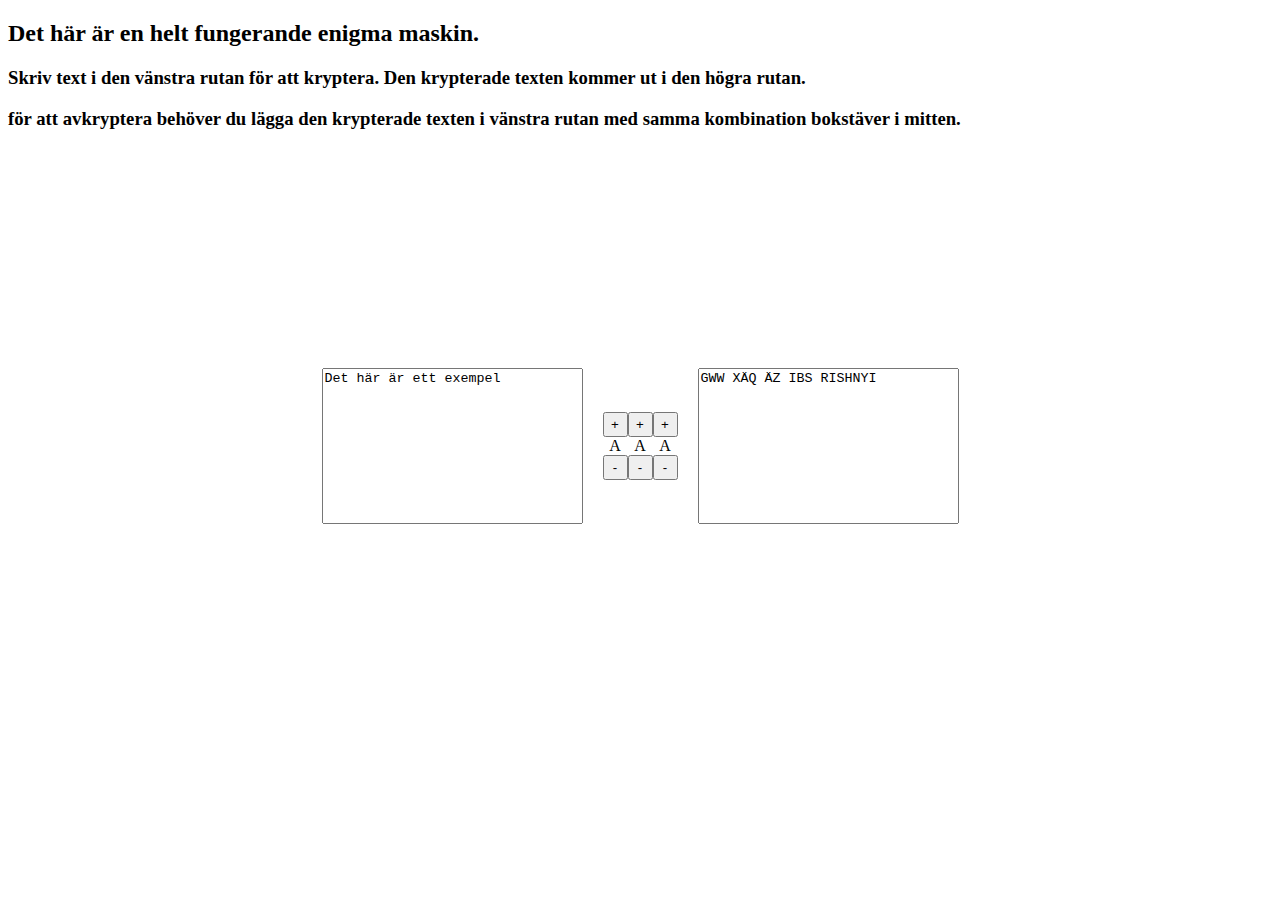
<file: enigma-machine/index.html>
<!DOCTYPE html>
<html lang="en">
  <head>
    <meta charset="UTF-8" />
    <meta name="viewport" content="width=device-width, initial-scale=1.0" />
    <title>Document</title>
    <link rel="stylesheet" href="style.css" />
    <script src="enigm_function.js" defer type="module"></script>
    <script src="script.js" defer type="module"></script>
  </head>
  <body>
    <div class="headline">
      <h2>Det här är en helt fungerande enigma maskin.</h1>
      <h3>
        Skriv text i den vänstra rutan för att kryptera. Den krypterade texten
        kommer ut i den högra rutan.
      </h3>
      <h3>
        för att avkryptera behöver du lägga den krypterade texten i vänstra rutan
        med samma kombination bokstäver i mitten.
      </h3>
    </div>
    <div id="Container" class="main-container">
      <div class="main-main-container">
        <textarea name="" id="plaintext" cols="30" rows="10">
Det här är ett exempel</textarea
        >

        <div class="rotationes-container">
          <div id="rotationes-container-child">
            <button id="drum-rotator-plus">+</button>
            <p name="" id="rotations"></p>
            <button id="drum-rotator-minus">-</button>
          </div>
          <div id="rotationes-container-child">
            <button id="drum-rotator-plus">+</button>
            <p name="" id="rotations"></p>
            <button id="drum-rotator-minus">-</button>
          </div>
          <div id="rotationes-container-child">
            <button id="drum-rotator-plus">+</button>
            <p name="" id="rotations"></p>
            <button id="drum-rotator-minus">-</button>
          </div>
        </div>

        <textarea name="" id="chipertext" cols="30" rows="10"></textarea>
      </div>
    </div>
  </body>
</html>
</file>
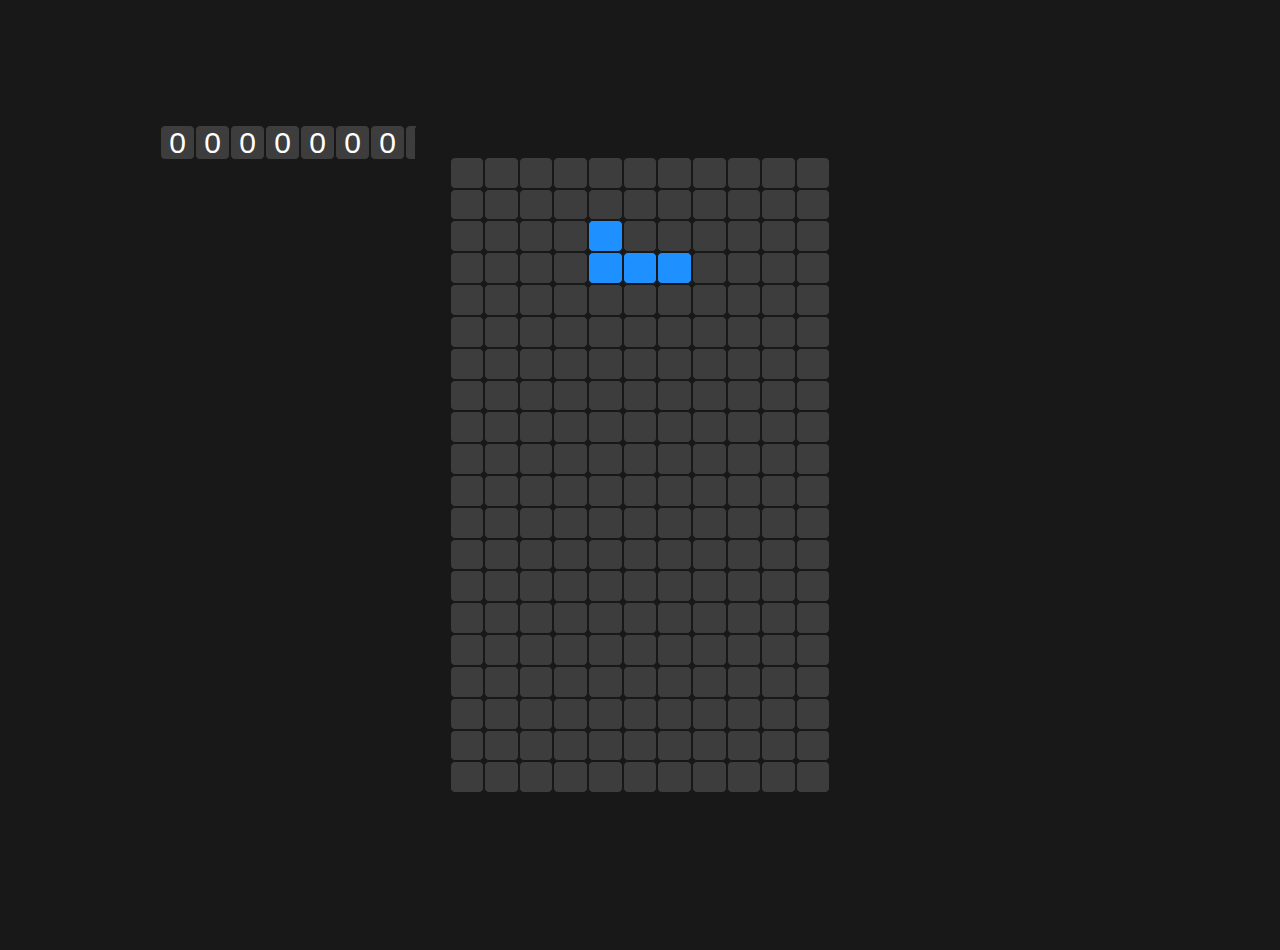
<file: tetrisProject/index.html>
<!DOCTYPE html>
<html lang="en">
  <head>
    <meta charset="UTF-8" />
    <meta http-equiv="X-UA-Compatible" content="IE=edge" />
    <meta name="viewport" content="width=device-width, initial-scale=1.0" />
    <script src="script.js" defer></script>
    <link rel="stylesheet" href="style.css" />
    <title>Tetris</title>
  </head>

  <body>
    <div class="body">
      <div id="score"></div>

      <div id="container"></div>
      <div id="PhoneButtons">
        <button id="inactive-button" class="yes"></button>
        <button id="W" type="click"></button>
        <button id="inactive-button" class="yes"></button>

        <button id="A" type="click"></button>
        <button id="S"></button>
        <button id="D" type="click"></button>
      </div>
    </div>
  </body>
</html>
</file>
<file: enigma-machine/style.css>
textarea {
  resize: none;
  margin: 20px;
}
.main-container {
  display: flex;

  margin: 0 auto;
  padding-top: 100px;

  align-items: center;
}
.main-main-container {
  display: flex;

  margin: 0 auto;
  padding-top: 100px;

  align-items: center;
}

.rotationes-container {
  display: flex;

  margin-top: auto;
  margin-bottom: auto;
}
p {
  margin: auto;

  text-align: center;
}
button {
  height: 25px;
  width: 25px;
}

body {
  height: 98vh;
  background-color: rgb(255, 255, 255);
  box-shadow: inset 0 -3em 3em rgba(255, 255, 255, 0.3),
    0 0 0 2px rgb(255, 255, 255), 2em 2em 2em rgba(255, 255, 255, 0.6);

  color: rgb(0, 0, 0);
}
</file>
<file: tetrisProject/style.css>
:root {
  --background: rgba(151, 147, 147, 0.569);
  --snakecolor: rgb(36, 71, 34);
  --applecolor: rgb(36, 71, 34);
  --restartbackground: rgb(255, 255, 255);
  --restartbutoncolor: rgb(143, 143, 143);
}

html {
  background-color: #181818;
  touch-action: manipulation;
}

body {
  min-height: 900px;
  margin: 0%;
  overflow-y: hidden;
}

#PhoneButtons {
  grid-row: 25/25;
  grid-column: 1/29;
  touch-action: manipulation;
  margin: auto;
}
#PhoneButtons button {
  padding: 70px;
  touch-action: manipulation;
  margin: 10px;
  border: none;

  border-radius: 10%;

  background-color: #0a0a0a;
}

.body {
  overflow: hidden;

  display: grid;
  grid-template-columns: repeat(16, 1fr);
  grid-template-rows: repeat(10, 1fr);

  background-color: #181818;
}
#container {
  display: grid;
  grid-template-columns: repeat(13, 1fr);
  grid-template-rows: repeat(22, 1fr);
  margin: auto;
  height: 700px;
  width: 450px;
  grid-row: 2/10;
  grid-column: 6/12;
  background-color: #181818;
  border-radius: 5px;

  /* border: inset 2px var(--restartbackground); */
}

#block {
  background-color: #181818;

  border: solid 1px #181818;
  border-radius: 5px;
}
#block.background {
  background-color: #3d3d3d;

  border: solid 1px #181818;
}
#block.border {
  background-color: #181818;

  border: solid 1px #181818;
}

#block.tBlock {
  background-color: #7315a2;
}
#block.strait {
  background-color: #14d4d4;
}
#block.rightL {
  background-color: #f0a000;
}
#block.leftL {
  background-color: #1e90ff;
}

#block.square {
  background-color: #f0f000;
}
#block.leftS {
  background-color: #c1301c;
}

#block.rightS {
  background-color: #0fb10f;
}

.resetForm {
  grid-row: 5/8;
  grid-column: 5/10;
  background-color: #181818;
  border-radius: 5px;
  border: solid 1px #3d3d3d;

  color: rgb(4, 188, 4);
  display: grid;
  grid-template-columns: repeat(32, 1fr);
  grid-template-rows: repeat(16, 1fr);

  border: solid #181818;
  border-width: 0.07cm;
}

.resetForm button {
  grid-row: 2/16;
  grid-column: 2/32;
  background-color: #3d3d3d;
  border: solid #ffffff;
  border-width: 0px;
  font-size: 30px;
}

#score {
  grid-row: 2/3;
  grid-column: 3/5;

  border-width: 1px;

  font-size: 30px;

  font-family: Arial, Helvetica, sans-serif;

  vertical-align: text-top;
  text-align: justify;

  display: grid;
  grid-template-columns: repeat(8, 1fr);
  grid-template-rows: repeat(1, 1fr);
}

p {
  text-align: center;
  border: solid 1px #181818;
  border-radius: 5px;
  height: 33px;
  width: 33px;
  background-color: #3d3d3d;
  color: white;
}

#inactive-button.yes {
  background-color: #181818;
  border: solid 1px #181818;

  margin: 10px;
}

@media screen and (max-width: 1200px) {
  .body {
    display: block;
  }

  #container {
    height: 450px;
    width: 300px;

    margin-bottom: 0px;

    /* border: inset 2px var(--restartbackground); */
  }

  #block {
    border: solid 1px #181818;
    border-radius: 5px;
  }

  #PhoneButtons {
    margin-top: 0px;
    display: grid;
    grid-template-columns: repeat(3, 1fr);
    grid-template-rows: repeat(2, 1fr);

    height: 130px;
    width: 200px;
  }
  #PhoneButtons button {
    padding: 20px;
    display: block;
    margin: 5px;
  }

  .resetForm button {
    font-size: 100%;
  }

  #score {
    width: 280px;
    margin: auto;
    margin-top: 0px;
    margin-bottom: 0px;
  }
  p {
    margin-top: 5px;
    margin-bottom: 5px;
  }
}
@media screen and (min-width: 1200px) {
  #PhoneButtons button {
    display: none;
  }

  #container {
    grid-row: 2/10;
    grid-column: 6/12;
  }
}
</file>
